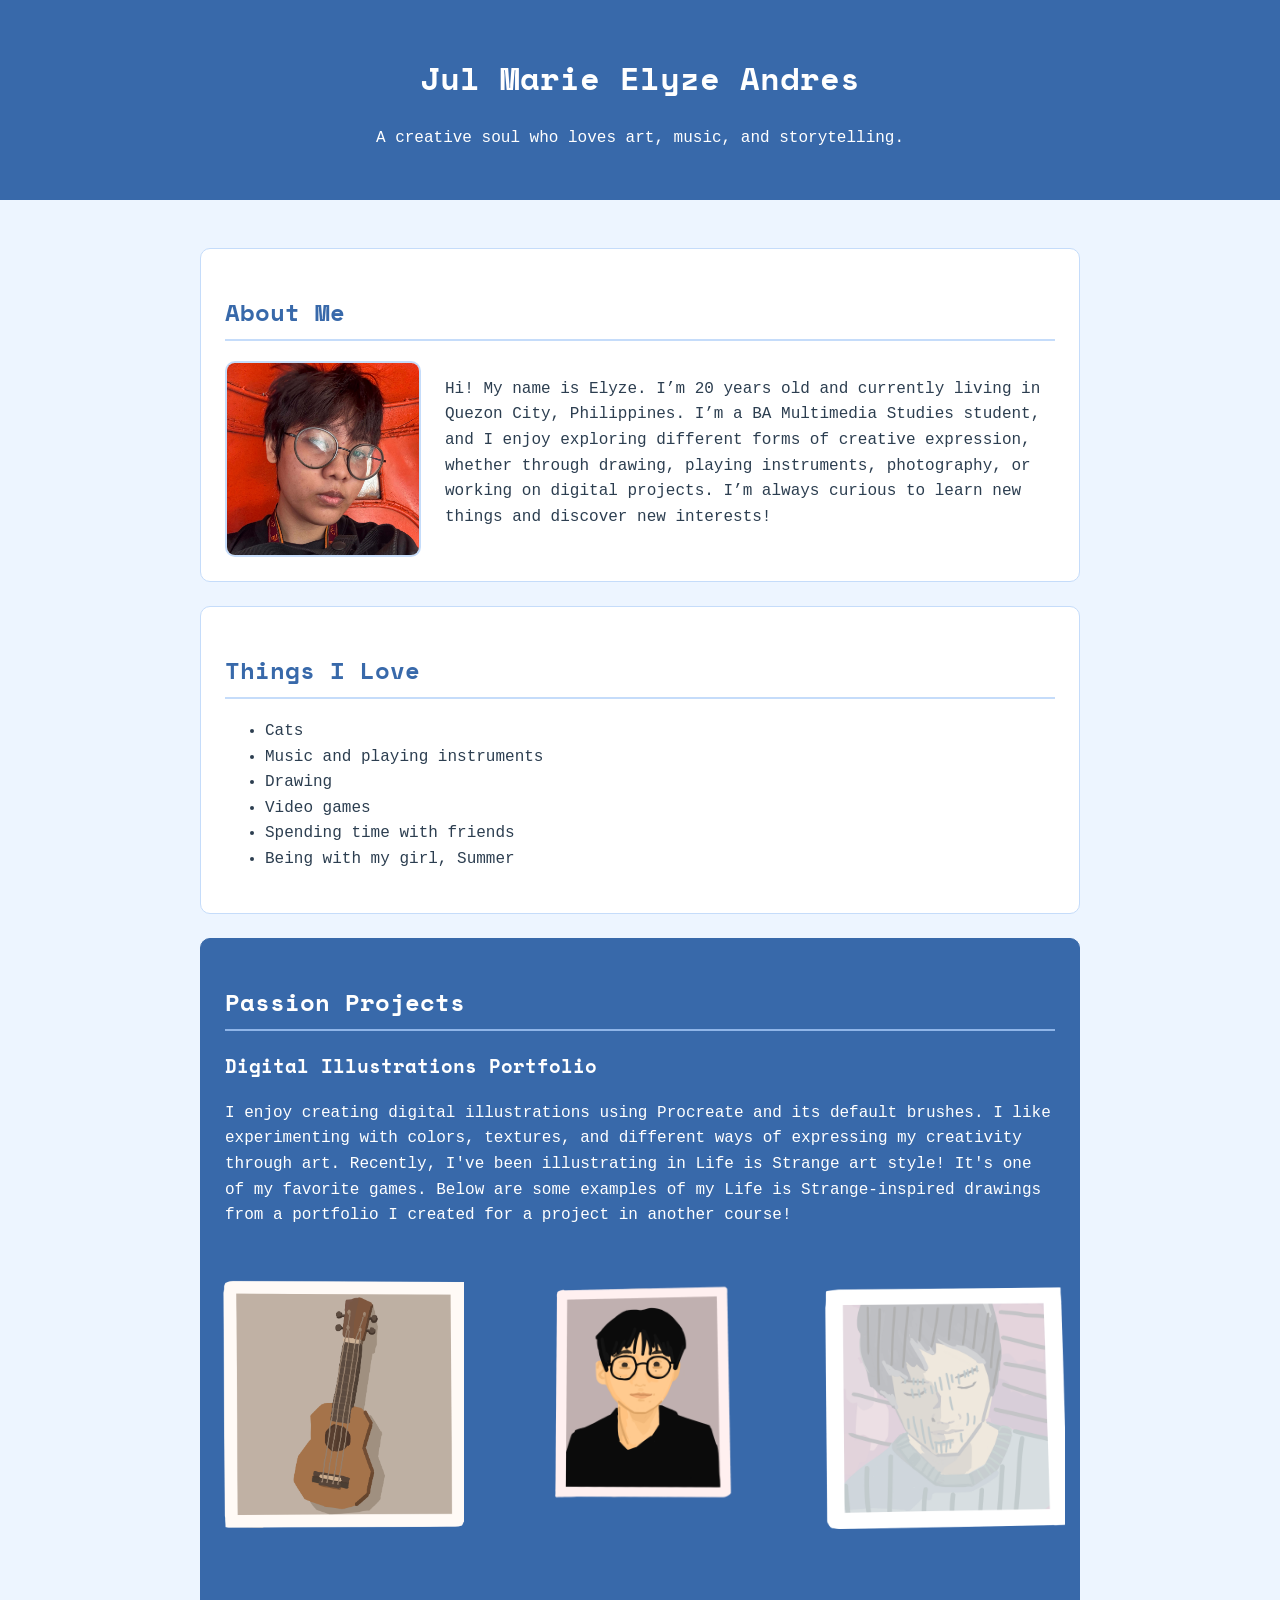
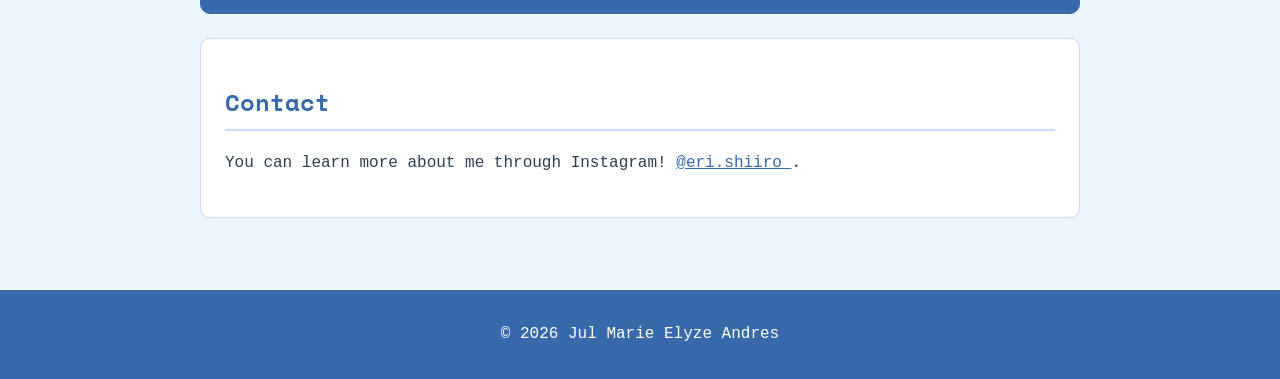
<file: index.html>
<!DOCTYPE html>
<html lang="en">

<head>
    <meta charset="UTF-8">
    <meta name="viewport" content="width=device-width, initial-scale=1.0">
    <title>My Profile</title>

    <link rel="stylesheet" href="style.css">
</head>

<body>

    <header>
        <h1>Jul Marie Elyze Andres</h1>
        <p>A creative soul who loves art, music, and storytelling.</p>
    </header>

    <main>

        <section>
            <h2>About Me</h2>

            <div class="profile">

            <img
                src="images/elyze.jpg"
                alt="Photo of Elyze"
            >

                <div class="bio">
                    <p>
                        Hi! My name is Elyze. I’m 20 years old and currently living in Quezon City, Philippines. I’m a BA Multimedia Studies student, and I enjoy exploring different forms of creative expression, whether through drawing, playing instruments, photography, or working on digital projects. I’m always curious to learn new things and discover new interests!
                    </p>
                </div>

            </div>
        </section>

        <section>
            <h2>Things I Love</h2>

            <ul>
                <li>Cats</li>
                <li>Music and playing instruments</li>
                <li>Drawing</li>
                <li>Video games</li>
                <li>Spending time with friends</li>
                <li>Being with my girl, Summer</li>
            </ul>
        </section>

        <section>
            <h2>Passion Projects</h2>

            <article>
                <h3>Digital Illustrations Portfolio</h3>

                <p>
                    I enjoy creating digital illustrations using
                    Procreate and its default brushes. I like
                    experimenting with colors, textures, and
                    different ways of expressing my creativity
                    through art. Recently, I've been illustrating in
                    Life is Strange art style! It's one of my favorite
                    games. Below are some examples of my Life is Strange-inspired drawings from
                    a portfolio I created for a project in another course!
                </p>

                <div class="illustrations">

                    <img
                        src="images/Ukulele.PNG"
                        alt="My digital illustration of my beloved ukulele"
                    >

                    <img
                        src="images/Self-Portrait.PNG"
                        alt="My self portrait in Life is Strange style!"
                    >

                    <img
                        src="images/Killswitch-Lullaby.PNG"
                        alt="My digital illustration of the cover of Killswitch Lullaby by Flawed Mangoes"
                    >

                </div>
            </article>
        </section>

        <section>
            <h2>Contact</h2>

            <p>
                You can learn more about me through Instagram!
                <a href="https://www.instagram.com/eri.shiiro/">
                    @eri.shiiro
                </a>.
            </p>
        </section>

    </main>

    <footer>
        <p>&copy; 2026 Jul Marie Elyze Andres</p>
    </footer>

</body>
</html>
</file>
<file: style.css>
/* GOOGLE FONTS */
@import url('https://fonts.googleapis.com/css2?family=Space+Mono:wght@400;700&display=swap');

/* GENERAL PAGE STYLING */
body {
    font-family: "Courier New", Courier, monospace;
    background-color: #edf5ff;
    color: #2c3e50;
    font-size: 1rem;
    margin: 0;
    padding: 0;
    line-height: 1.6;
}

/* HEADER */
header {
    background-color: #3869aa;
    color: #ffffff;
    text-align: center;
    padding: 2rem;
}

h1 {
    font-family: 'Space Mono', 'Courier New', monospace;
    font-size: 2rem;
}

/* MAIN CONTENT */
main {
    max-width: 55rem;
    margin: 2rem auto;
    padding: 1rem;
}

/* SECTION STYLING */
section {
    background-color: #ffffff;
    padding: 1.5rem;
    margin-bottom: 1.5rem;
    border: 1px solid #c5dcfa;
    border-radius: 10px;
}

/* HEADINGS */
h2 {
    font-family: 'Space Mono', 'Courier New', monospace;
    color: #3869aa;
    font-size: 1.5rem;
    border-bottom: 2px solid #c5dcfa;
    padding-bottom: 0.5rem;
}

h3 {
    font-family: 'Space Mono', 'Courier New', monospace;
    color: #527eb8;
    font-size: 1.2rem;
}

/* PASSION PROJECTS SECTION */
section:has(.illustrations) {
    background-color: #3869aa;
    color: #ffffff;
    border: 1px solid #3869aa;
}

section:has(.illustrations) h2,
section:has(.illustrations) h3 {
    color: #ffffff;
}

section:has(.illustrations) h2 {
    border-bottom: 2px solid #8fb5e8;
}

section:has(.illustrations) a {
    color: #d6e8ff;
}

/* PROFILE LAYOUT */
.profile {
    display: flex;
    align-items: flex-start;
    gap: 1.5rem;
    margin-top: 1rem;
}

/* PROFILE PHOTO */
.profile img {
    width: 12rem;
    height: 12rem;
    object-fit: cover;
    border-radius: 10px;
    border: 2px solid #c5dcfa;
}

/* BIOGRAPHY */
.bio {
    flex: 1;
}

/* ILLUSTRATIONS LAYOUT */
.illustrations {
    display: flex;
    justify-content: center;
    align-items: center;
    gap: 10px;
    margin-top: -1.5rem;
}

/* FIRST IMAGE */
.illustrations img:nth-child(1) {
    width: 30%;
    height: 16rem;
    object-fit: cover;
}

/* MIDDLE IMAGE */
.illustrations img:nth-child(2) {
    width: 40%;
    height: 23rem;
    object-fit: contain;
}

/* THIRD IMAGE */
.illustrations img:nth-child(3) {
    width: 30%;
    height: 20rem;
    object-fit: cover;
}

/* COMMON IMAGE SETTINGS */
.illustrations img {
    flex: none;
    min-width: 0;
    display: block;
    border: none;
    border-radius: 0;
}

/* LINKS */
a {
    color: #3869aa;
}

/* FOOTER */
footer {
    background-color: #3869aa;
    color: #ffffff;
    text-align: center;
    padding: 1rem;
}

/* MOBILE RESPONSIVENESS */
@media (max-width: 600px) {
    main {
        padding: 1rem;
    }

    header {
        padding: 1.5rem 1rem;
    }

    h1 {
        font-size: 1.75rem;
    }

    h2 {
        font-size: 1.3rem;
    }

    .profile {
        flex-direction: column;
        text-align: center;
    }

    .profile img {
        width: 10rem;
        height: 10rem;
        display: block;
        margin: 0 auto;
    }

    .illustrations {
        flex-direction: column;
        gap: 0rem;
        margin-top: 0rem;
    }

    section:has(.illustrations) p {
        margin-bottom: 1.5rem;
    }

    .illustrations img,
    .illustrations img:nth-child(1),
    .illustrations img:nth-child(2),
    .illustrations img:nth-child(3) {
        width: 100%;
        height: auto;
        max-height: 24rem;
        object-fit: contain;
    }

    /* JUSTIFY PARAGRAPHS */
    .profile p,
    section:has(.illustrations) p {
        text-align: justify;
    }
}
</file>
